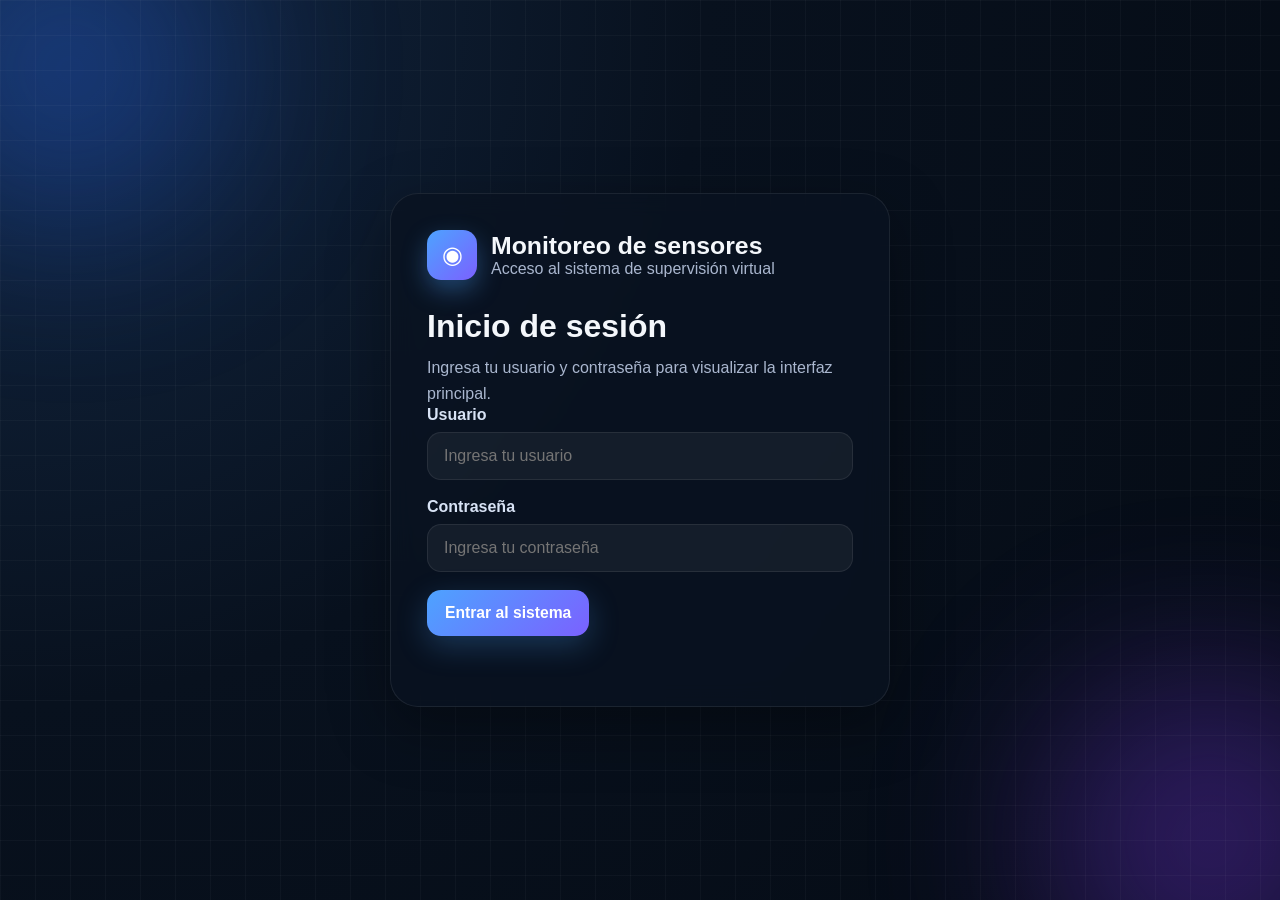
<file: index.html>
<!DOCTYPE html>
<html lang="es">
<head>
  <!-- Configuración básica de la página -->
  <meta charset="UTF-8">
  <meta name="viewport" content="width=device-width, initial-scale=1.0">
  <title>Monitoreo de sensores</title>

  <!-- Enlace al archivo de estilos -->
  <link rel="stylesheet" href="style.css">
</head>
<body>

  <!-- Fondo decorativo -->
  <div class="bg-shape shape-1"></div>
  <div class="bg-shape shape-2"></div>
  <div class="bg-grid"></div>

  <!-- =========================
       PANTALLA DE LOGIN
  ========================== -->
  <section id="loginSection" class="screen active">
    <div class="login-card">

      <!-- Encabezado del login -->
      <div class="brand-box">
        <div class="brand-icon">◉</div>
        <div>
          <h1>Monitoreo de sensores</h1>
          <p>Acceso al sistema de supervisión virtual</p>
        </div>
      </div>

      <h2>Inicio de sesión</h2>
      <p class="login-text">
        Ingresa tu usuario y contraseña para visualizar la interfaz principal.
      </p>

      <!-- Campo de usuario -->
      <div class="input-group">
        <label for="usuario">Usuario</label>
        <input type="text" id="usuario" placeholder="Ingresa tu usuario">
      </div>

      <!-- Campo de contraseña -->
      <div class="input-group">
        <label for="contrasena">Contraseña</label>
        <input type="password" id="contrasena" placeholder="Ingresa tu contraseña">
      </div>

      <!-- Botón para entrar -->
      <button id="btnLogin" class="btn btn-primary">Entrar al sistema</button>

      <!-- Mensaje de error o acceso correcto -->
      <p id="mensajeLogin" class="mensaje-login"></p>
    </div>
  </section>

  <!-- =========================
       PANTALLA PRINCIPAL
  ========================== -->
  <section id="dashboardSection" class="screen">

    <!-- Barra superior -->
    <header class="topbar">
      <div class="brand-box">
        <div class="brand-icon">◉</div>
        <div>
          <h1>Monitoreo de sensores</h1>
          <p>Panel principal con sensores simulados y LEDs virtuales</p>
        </div>
      </div>

      <div class="topbar-right">
        <!-- Hora de última actualización -->
        <div class="time-box">
          <span>Última actualización</span>
          <strong id="horaActual">--:--:--</strong>
        </div>

        <!-- Botón para cerrar sesión -->
        <button id="btnLogout" class="btn btn-outline">Cerrar sesión</button>
      </div>
    </header>

    <main class="dashboard">

      <!-- Panel principal de sensores -->
      <section class="panel">
        <div class="panel-header">
          <h2>Área de monitoreo</h2>
          <span class="status-live">Sistema activo</span>
        </div>

        <!-- Aquí JavaScript genera automáticamente las tarjetas -->
        <div id="cardsGrid" class="cards-grid"></div>

        <!-- Botones de acción -->
        <div class="action-row">
          <button id="btnAleatorio" class="btn btn-primary">Generar valores aleatorios</button>
          <button id="btnReset" class="btn btn-secondary">Restablecer valores</button>
        </div>
      </section>

      <!-- Panel derecho con resumen -->
      <aside class="panel panel-side">
        <div class="panel-header">
          <h2>Resumen del sistema</h2>
        </div>

        <!-- Estado general -->
        <div class="summary-card">
          <p class="summary-label">Resumen del sistema</p>
          <h3 id="estadoGeneral">Operación normal</h3>
          <p id="descripcionGeneral" class="summary-text">
            Todos los sensores se encuentran en rangos adecuados y el sistema opera correctamente.
          </p>
        </div>

        <!-- Tarjetas de resumen -->
        <div class="stats-grid">
          <div class="stat-card">
            <span id="totalSensores" class="stat-number">5</span>
            <p class="stat-label">Total sensores</p>
          </div>

          <div class="stat-card">
            <span id="totalNormales" class="stat-number">5</span>
            <p class="stat-label">Normales</p>
          </div>

          <div class="stat-card">
            <span id="totalAdvertencia" class="stat-number">0</span>
            <p class="stat-label">Advertencia</p>
          </div>

          <div class="stat-card">
            <span id="totalCriticos" class="stat-number">0</span>
            <p class="stat-label">Críticos</p>
          </div>
        </div>

        <!-- Leyenda de colores -->
        <div class="legend-card">
          <h3>Lógica visual de LEDs</h3>
          <div class="legend-item"><span class="mini-led red"></span><p><strong>Rojo:</strong> condición crítica</p></div>
          <div class="legend-item"><span class="mini-led yellow"></span><p><strong>Amarillo:</strong> advertencia</p></div>
          <div class="legend-item"><span class="mini-led green"></span><p><strong>Verde:</strong> condición estable</p></div>
        </div>

        <!-- Reglas de cada sensor -->
        <div class="logic-card">
          <h3>Condiciones aplicadas</h3>
          <ul id="logicList"></ul>
        </div>
      </aside>
    </main>
  </section>

  <!-- Enlace al archivo JavaScript -->
  <script src="script.js"></script>
</body>
</html>
</file>
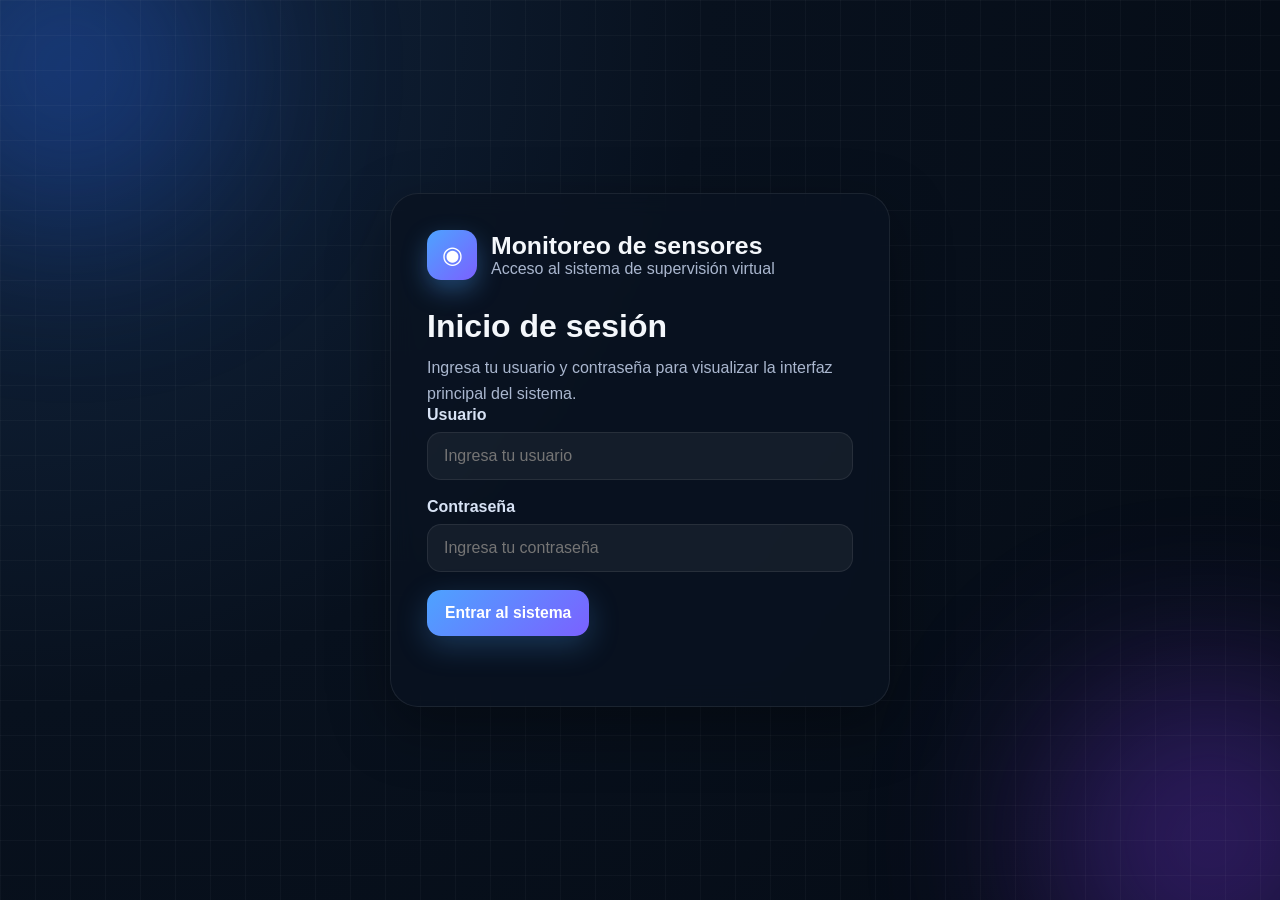
<file: monitoreo_sensores/index.html>
<!DOCTYPE html>
<html lang="es">
<head>
  <!-- Configuración básica -->
  <meta charset="UTF-8">
  <meta name="viewport" content="width=device-width, initial-scale=1.0">
  <title>Monitoreo de sensores</title>

  <!-- Archivo de estilos -->
  <link rel="stylesheet" href="style.css">
</head>
<body>

  <!-- Fondo decorativo -->
  <div class="bg-shape shape-1"></div>
  <div class="bg-shape shape-2"></div>
  <div class="bg-grid"></div>

  <!-- =========================
       PANTALLA DE LOGIN
  ========================== -->
  <section id="loginSection" class="screen active">
    <div class="login-card">

      <!-- Encabezado -->
      <div class="brand-box">
        <div class="brand-icon">◉</div>
        <div>
          <h1>Monitoreo de sensores</h1>
          <p>Acceso al sistema de supervisión virtual</p>
        </div>
      </div>

      <h2>Inicio de sesión</h2>
      <p class="login-text">
        Ingresa tu usuario y contraseña para visualizar la interfaz principal del sistema.
      </p>

      <!-- Campo usuario -->
      <div class="input-group">
        <label for="usuario">Usuario</label>
        <input type="text" id="usuario" placeholder="Ingresa tu usuario">
      </div>

      <!-- Campo contraseña -->
      <div class="input-group">
        <label for="contrasena">Contraseña</label>
        <input type="password" id="contrasena" placeholder="Ingresa tu contraseña">
      </div>

      <!-- Botón login -->
      <button id="btnLogin" class="btn btn-primary">Entrar al sistema</button>

      <!-- Mensaje de acceso -->
      <p id="mensajeLogin" class="mensaje-login"></p>
    </div>
  </section>

  <!-- =========================
       PANTALLA PRINCIPAL
  ========================== -->
  <section id="dashboardSection" class="screen">
    <header class="topbar">
      <div class="brand-box">
        <div class="brand-icon">◉</div>
        <div>
          <h1>Monitoreo de sensores</h1>
          <p>Panel principal con sensores simulados y LEDs virtuales</p>
        </div>
      </div>

      <div class="topbar-right">
        <div class="time-box">
          <span>Última actualización</span>
          <strong id="horaActual">--:--:--</strong>
        </div>

        <button id="btnLogout" class="btn btn-outline">Cerrar sesión</button>
      </div>
    </header>

    <main class="dashboard">
      <!-- Panel principal -->
      <section class="panel">
        <div class="panel-header">
          <h2>Área de monitoreo</h2>
          <span class="status-live">Sistema activo</span>
        </div>

        <!-- Aquí JavaScript crea las tarjetas -->
        <div id="cardsGrid" class="cards-grid"></div>

        <div class="action-row">
          <button id="btnAleatorio" class="btn btn-primary">Generar valores aleatorios</button>
          <button id="btnReset" class="btn btn-secondary">Restablecer valores</button>
        </div>
      </section>

      <!-- Panel lateral -->
      <aside class="panel panel-side">
        <div class="panel-header">
          <h2>Resumen del sistema</h2>
        </div>

        <div class="summary-card">
          <p class="summary-label">Resumen del sistema</p>
          <h3 id="estadoGeneral">Operación normal</h3>
          <p id="descripcionGeneral" class="summary-text">
            Todos los sensores se encuentran en rangos adecuados y el sistema opera correctamente.
          </p>
        </div>

        <div class="stats-grid">
          <div class="stat-card">
            <span id="totalSensores" class="stat-number">5</span>
            <p class="stat-label">Total sensores</p>
          </div>

          <div class="stat-card">
            <span id="totalNormales" class="stat-number">5</span>
            <p class="stat-label">Normales</p>
          </div>

          <div class="stat-card">
            <span id="totalAdvertencia" class="stat-number">0</span>
            <p class="stat-label">Advertencia</p>
          </div>

          <div class="stat-card">
            <span id="totalCriticos" class="stat-number">0</span>
            <p class="stat-label">Críticos</p>
          </div>
        </div>

        <div class="legend-card">
          <h3>Lógica visual de LEDs</h3>
          <div class="legend-item"><span class="mini-led red"></span><p><strong>Rojo:</strong> condición crítica</p></div>
          <div class="legend-item"><span class="mini-led yellow"></span><p><strong>Amarillo:</strong> advertencia</p></div>
          <div class="legend-item"><span class="mini-led green"></span><p><strong>Verde:</strong> condición estable</p></div>
        </div>

        <div class="logic-card">
          <h3>Condiciones aplicadas</h3>
          <ul id="logicList"></ul>
        </div>
      </aside>
    </main>
  </section>

  <!-- Archivo JavaScript -->
  <script src="script.js"></script>
</body>
</html>
</file>
<file: style.css>
/* =========================
   REINICIO GENERAL
========================= */
*{
  margin:0;
  padding:0;
  box-sizing:border-box;
}

/* =========================
   VARIABLES DE COLOR
========================= */
:root{
  --line:rgba(255,255,255,.08);
  --text:#f4f7fb;
  --soft:#aab7cf;
  --p1:#4da3ff;
  --p2:#7b61ff;
  --ok:#22c55e;
  --warn:#facc15;
  --bad:#ef4444;
  --shadow:0 20px 60px rgba(0,0,0,.35);
}

/* =========================
   CUERPO
========================= */
body{
  min-height:100vh;
  font-family:Arial,Helvetica,sans-serif;
  color:var(--text);
  background:radial-gradient(circle at top left,#132844 0%,#08111e 45%,#050b14 100%);
  overflow-x:hidden;
  position:relative;
}

/* =========================
   FONDO DECORATIVO
========================= */
.bg-shape,.bg-grid{
  position:fixed;
  z-index:0;
}

.bg-shape{
  border-radius:50%;
  filter:blur(90px);
  opacity:.35;
}

.shape-1{
  width:320px;
  height:320px;
  background:#2563eb;
  top:-90px;
  left:-90px;
}

.shape-2{
  width:340px;
  height:340px;
  background:#7c3aed;
  right:-100px;
  bottom:-110px;
}

.bg-grid{
  inset:0;
  background-image:
    linear-gradient(rgba(255,255,255,.03) 1px,transparent 1px),
    linear-gradient(90deg,rgba(255,255,255,.03) 1px,transparent 1px);
  background-size:35px 35px;
}

/* =========================
   PANTALLAS
========================= */
.screen{
  display:none;
  position:relative;
  z-index:1;
}

.screen.active{
  display:block;
}

/* =========================
   LOGIN
========================= */
#loginSection.active{
  display:flex;
  min-height:100vh;
  align-items:center;
  justify-content:center;
  padding:30px;
}

/* =========================
   DASHBOARD
========================= */
#dashboardSection{
  min-height:100vh;
  padding:26px;
}

/* =========================
   TARJETAS PRINCIPALES
========================= */
.login-card,.topbar,.panel{
  background:rgba(10,18,33,.78);
  border:1px solid var(--line);
  border-radius:24px;
  box-shadow:var(--shadow);
  backdrop-filter:blur(12px);
}

.login-card{
  width:100%;
  max-width:500px;
  padding:36px;
  border-radius:28px;
}

.topbar{
  display:flex;
  justify-content:space-between;
  align-items:center;
  gap:20px;
  margin-bottom:26px;
  padding:20px 24px;
}

.panel{
  padding:24px;
}

/* =========================
   CAJAS FLEX
========================= */
.brand-box,.topbar-right,.legend-item,.led-info{
  display:flex;
  align-items:center;
  gap:14px;
}

.brand-box{
  margin-bottom:28px;
}

/* =========================
   ICONO PRINCIPAL
========================= */
.brand-icon{
  width:50px;
  height:50px;
  border-radius:14px;
  display:grid;
  place-items:center;
  font-size:24px;
  color:#fff;
  background:linear-gradient(135deg,var(--p1),var(--p2));
  box-shadow:0 10px 25px rgba(77,163,255,.35);
}

.brand-box h1{
  font-size:1.55rem;
}

.brand-box p,.login-text,.summary-text,.logic-card ul,.led-state,.stat-label{
  color:var(--soft);
}

/* =========================
   TEXTOS LOGIN
========================= */
.login-card h2{
  font-size:2rem;
  margin-bottom:10px;
}

.login-text,.summary-text{
  line-height:1.6;
}

/* =========================
   INPUTS
========================= */
.input-group,.control-box{
  margin-bottom:18px;
}

.input-group label,.control-box label,.led-title{
  display:block;
  font-weight:bold;
  margin-bottom:8px;
  color:#d8e3f5;
}

.input-group input,
.control-box input[type="number"]{
  width:100%;
  padding:14px 16px;
  border-radius:14px;
  border:1px solid var(--line);
  background:rgba(255,255,255,.05);
  color:#fff;
  font-size:1rem;
  outline:none;
}

.input-group input:focus,
.control-box input[type="number"]:focus{
  border-color:rgba(77,163,255,.7);
  box-shadow:0 0 0 4px rgba(77,163,255,.12);
}

.control-box input[type="range"]{
  width:100%;
  accent-color:#6ea8ff;
}

.mensaje-login{
  margin-top:14px;
  min-height:20px;
  font-weight:bold;
}

/* =========================
   BOTONES
========================= */
.btn{
  border:0;
  cursor:pointer;
  padding:14px 18px;
  border-radius:14px;
  font-size:.98rem;
  font-weight:bold;
  transition:.25s;
}

.btn:hover{
  transform:translateY(-2px);
}

.btn-primary{
  color:#fff;
  background:linear-gradient(135deg,var(--p1),var(--p2));
  box-shadow:0 10px 30px rgba(77,163,255,.25);
}

.btn-secondary{
  color:#fff;
  background:rgba(255,255,255,.08);
  border:1px solid var(--line);
}

.btn-outline{
  color:#fff;
  background:transparent;
  border:1px solid rgba(255,255,255,.16);
}

/* =========================
   CAJA DE HORA
========================= */
.time-box{
  padding:12px 16px;
  text-align:right;
  border:1px solid var(--line);
  border-radius:16px;
  background:rgba(255,255,255,.04);
}

.time-box span{
  display:block;
  font-size:.82rem;
  color:var(--soft);
  margin-bottom:4px;
}

/* =========================
   ESTRUCTURA PRINCIPAL
========================= */
.dashboard{
  display:grid;
  grid-template-columns:2fr 1fr;
  gap:24px;
}

.panel-header,.card-top{
  display:flex;
  justify-content:space-between;
  align-items:center;
  gap:8px;
}

.panel-header{
  margin-bottom:22px;
}

.panel-header h2{
  font-size:1.4rem;
}

.status-live{
  padding:8px 12px;
  border-radius:999px;
  font-size:.85rem;
  font-weight:bold;
  color:#85f5a7;
  background:rgba(34,197,94,.12);
  border:1px solid rgba(34,197,94,.3);
}

/* =========================
   TARJETAS DE SENSORES
========================= */
.cards-grid{
  display:grid;
  grid-template-columns:repeat(auto-fit,minmax(260px,1fr));
  gap:20px;
}

.sensor-card,.summary-card,.legend-card,.logic-card,.stat-card{
  padding:20px;
  border-radius:20px;
  border:1px solid var(--line);
  background:rgba(255,255,255,.04);
}

.card-top{
  margin-bottom:18px;
}

.card-top h3{
  font-size:1.05rem;
  line-height:1.35;
}

.badge{
  padding:6px 10px;
  border-radius:999px;
  font-size:.78rem;
  white-space:nowrap;
  color:#a9d0ff;
  background:rgba(77,163,255,.14);
  border:1px solid rgba(77,163,255,.35);
}

.badge.secondary{
  color:#c9bbff;
  background:rgba(123,97,255,.14);
  border-color:rgba(123,97,255,.35);
}

.sensor-value{
  font-size:3rem;
  font-weight:bold;
  margin-bottom:18px;
}

.sensor-value small{
  font-size:1.2rem;
  color:var(--soft);
  margin-left:4px;
}

/* =========================
   ÁREA DEL LED
========================= */
.led-info{
  margin-top:18px;
  padding:15px;
  border-radius:18px;
  border:1px solid var(--line);
  background:rgba(255,255,255,.03);
}

.led-state{
  font-size:.94rem;
  line-height:1.4;
}

/* =========================
   LEDS
========================= */
.led,.mini-led{
  border-radius:50%;
  display:inline-block;
}

.led{
  width:28px;
  height:28px;
  background:#444;
  box-shadow:inset 0 0 8px rgba(0,0,0,.5);
}

.led-green,.mini-led.green{
  background:var(--ok);
  box-shadow:0 0 16px var(--ok);
}

.led-yellow,.mini-led.yellow{
  background:var(--warn);
  box-shadow:0 0 16px var(--warn);
}

.led-red,.mini-led.red{
  background:var(--bad);
  box-shadow:0 0 16px var(--bad);
}

.led-off{
  background:#4b5563;
  box-shadow:none;
}

.mini-led{
  width:14px;
  height:14px;
}

/* =========================
   BOTONES DE ACCIÓN
========================= */
.action-row{
  display:flex;
  gap:14px;
  margin-top:22px;
  flex-wrap:wrap;
}

/* =========================
   PANEL DERECHO
========================= */
.panel-side{
  display:flex;
  flex-direction:column;
  gap:18px;
}

.summary-label{
  font-size:.92rem;
  margin-bottom:8px;
  text-transform:uppercase;
  letter-spacing:1px;
}

.summary-card h3{
  font-size:1.9rem;
  margin-bottom:10px;
}

.stats-grid{
  display:grid;
  grid-template-columns:1fr 1fr;
  gap:14px;
}

.stat-card{
  min-height:110px;
  display:flex;
  flex-direction:column;
  justify-content:center;
}

.stat-number{
  font-size:2.2rem;
  font-weight:bold;
  margin-bottom:8px;
}

.legend-card h3,.logic-card h3{
  margin-bottom:14px;
}

.legend-item{
  margin-bottom:12px;
}

.logic-card ul{
  padding-left:20px;
  line-height:1.7;
}

/* =========================
   RESPONSIVE
========================= */
@media (max-width:1100px){
  .dashboard{
    grid-template-columns:1fr;
  }
}

@media (max-width:780px){
  .topbar,.topbar-right{
    flex-direction:column;
    align-items:flex-start;
  }

  .topbar-right,.time-box{
    width:100%;
    text-align:left;
  }

  .login-card{
    padding:28px;
  }

  .sensor-value{
    font-size:2.5rem;
  }

  .stats-grid{
    grid-template-columns:1fr;
  }
}
</file>
<file: monitoreo_sensores/style.css>
/* =========================
   REINICIO GENERAL
========================= */
*{
  margin:0;
  padding:0;
  box-sizing:border-box;
}

/* =========================
   VARIABLES DE COLOR
========================= */
:root{
  --line:rgba(255,255,255,.08);
  --text:#f4f7fb;
  --soft:#aab7cf;
  --p1:#4da3ff;
  --p2:#7b61ff;
  --ok:#22c55e;
  --warn:#facc15;
  --bad:#ef4444;
  --shadow:0 20px 60px rgba(0,0,0,.35);
}

/* =========================
   CUERPO
========================= */
body{
  min-height:100vh;
  font-family:Arial,Helvetica,sans-serif;
  color:var(--text);
  background:radial-gradient(circle at top left,#132844 0%,#08111e 45%,#050b14 100%);
  overflow-x:hidden;
  position:relative;
}

/* =========================
   FONDO DECORATIVO
========================= */
.bg-shape,.bg-grid{
  position:fixed;
  z-index:0;
}

.bg-shape{
  border-radius:50%;
  filter:blur(90px);
  opacity:.35;
}

.shape-1{
  width:320px;
  height:320px;
  background:#2563eb;
  top:-90px;
  left:-90px;
}

.shape-2{
  width:340px;
  height:340px;
  background:#7c3aed;
  right:-100px;
  bottom:-110px;
}

.bg-grid{
  inset:0;
  background-image:
    linear-gradient(rgba(255,255,255,.03) 1px,transparent 1px),
    linear-gradient(90deg,rgba(255,255,255,.03) 1px,transparent 1px);
  background-size:35px 35px;
}

/* =========================
   PANTALLAS
========================= */
.screen{
  display:none;
  position:relative;
  z-index:1;
}

.screen.active{
  display:block;
}

/* =========================
   LOGIN
========================= */
#loginSection.active{
  display:flex;
  min-height:100vh;
  align-items:center;
  justify-content:center;
  padding:30px;
}

/* =========================
   DASHBOARD
========================= */
#dashboardSection{
  min-height:100vh;
  padding:26px;
}

/* =========================
   TARJETAS PRINCIPALES
========================= */
.login-card,.topbar,.panel{
  background:rgba(10,18,33,.78);
  border:1px solid var(--line);
  border-radius:24px;
  box-shadow:var(--shadow);
  backdrop-filter:blur(12px);
}

.login-card{
  width:100%;
  max-width:500px;
  padding:36px;
  border-radius:28px;
}

.topbar{
  display:flex;
  justify-content:space-between;
  align-items:center;
  gap:20px;
  margin-bottom:26px;
  padding:20px 24px;
}

.panel{
  padding:24px;
}

/* =========================
   CAJAS FLEX
========================= */
.brand-box,.topbar-right,.legend-item,.led-info{
  display:flex;
  align-items:center;
  gap:14px;
}

.brand-box{
  margin-bottom:28px;
}

/* =========================
   ICONO PRINCIPAL
========================= */
.brand-icon{
  width:50px;
  height:50px;
  border-radius:14px;
  display:grid;
  place-items:center;
  font-size:24px;
  color:#fff;
  background:linear-gradient(135deg,var(--p1),var(--p2));
  box-shadow:0 10px 25px rgba(77,163,255,.35);
}

.brand-box h1{
  font-size:1.55rem;
}

.brand-box p,.login-text,.summary-text,.logic-card ul,.led-state,.stat-label{
  color:var(--soft);
}

/* =========================
   TEXTOS LOGIN
========================= */
.login-card h2{
  font-size:2rem;
  margin-bottom:10px;
}

.login-text,.summary-text{
  line-height:1.6;
}

/* =========================
   INPUTS
========================= */
.input-group,.control-box{
  margin-bottom:18px;
}

.input-group label,.control-box label,.led-title{
  display:block;
  font-weight:bold;
  margin-bottom:8px;
  color:#d8e3f5;
}

.input-group input,
.control-box input[type="number"]{
  width:100%;
  padding:14px 16px;
  border-radius:14px;
  border:1px solid var(--line);
  background:rgba(255,255,255,.05);
  color:#fff;
  font-size:1rem;
  outline:none;
}

.input-group input:focus,
.control-box input[type="number"]:focus{
  border-color:rgba(77,163,255,.7);
  box-shadow:0 0 0 4px rgba(77,163,255,.12);
}

.control-box input[type="range"]{
  width:100%;
  accent-color:#6ea8ff;
}

.mensaje-login{
  margin-top:14px;
  min-height:20px;
  font-weight:bold;
}

/* =========================
   BOTONES
========================= */
.btn{
  border:0;
  cursor:pointer;
  padding:14px 18px;
  border-radius:14px;
  font-size:.98rem;
  font-weight:bold;
  transition:.25s;
}

.btn:hover{
  transform:translateY(-2px);
}

.btn-primary{
  color:#fff;
  background:linear-gradient(135deg,var(--p1),var(--p2));
  box-shadow:0 10px 30px rgba(77,163,255,.25);
}

.btn-secondary{
  color:#fff;
  background:rgba(255,255,255,.08);
  border:1px solid var(--line);
}

.btn-outline{
  color:#fff;
  background:transparent;
  border:1px solid rgba(255,255,255,.16);
}

/* =========================
   CAJA DE HORA
========================= */
.time-box{
  padding:12px 16px;
  text-align:right;
  border:1px solid var(--line);
  border-radius:16px;
  background:rgba(255,255,255,.04);
}

.time-box span{
  display:block;
  font-size:.82rem;
  color:var(--soft);
  margin-bottom:4px;
}

/* =========================
   ESTRUCTURA PRINCIPAL
========================= */
.dashboard{
  display:grid;
  grid-template-columns:2fr 1fr;
  gap:24px;
}

.panel-header,.card-top{
  display:flex;
  justify-content:space-between;
  align-items:center;
  gap:8px;
}

.panel-header{
  margin-bottom:22px;
}

.panel-header h2{
  font-size:1.4rem;
}

.status-live{
  padding:8px 12px;
  border-radius:999px;
  font-size:.85rem;
  font-weight:bold;
  color:#85f5a7;
  background:rgba(34,197,94,.12);
  border:1px solid rgba(34,197,94,.3);
}

/* =========================
   TARJETAS DE SENSORES
========================= */
.cards-grid{
  display:grid;
  grid-template-columns:repeat(auto-fit,minmax(260px,1fr));
  gap:20px;
}

.sensor-card,.summary-card,.legend-card,.logic-card,.stat-card{
  padding:20px;
  border-radius:20px;
  border:1px solid var(--line);
  background:rgba(255,255,255,.04);
}

.card-top{
  margin-bottom:18px;
}

.card-top h3{
  font-size:1.05rem;
  line-height:1.35;
}

.badge{
  padding:6px 10px;
  border-radius:999px;
  font-size:.78rem;
  white-space:nowrap;
  color:#a9d0ff;
  background:rgba(77,163,255,.14);
  border:1px solid rgba(77,163,255,.35);
}

.badge.secondary{
  color:#c9bbff;
  background:rgba(123,97,255,.14);
  border-color:rgba(123,97,255,.35);
}

.sensor-value{
  font-size:3rem;
  font-weight:bold;
  margin-bottom:18px;
}

.sensor-value small{
  font-size:1.2rem;
  color:var(--soft);
  margin-left:4px;
}

/* =========================
   ÁREA DEL LED
========================= */
.led-info{
  margin-top:18px;
  padding:15px;
  border-radius:18px;
  border:1px solid var(--line);
  background:rgba(255,255,255,.03);
}

.led-state{
  font-size:.94rem;
  line-height:1.4;
}

/* =========================
   LEDS
========================= */
.led,.mini-led{
  border-radius:50%;
  display:inline-block;
}

.led{
  width:28px;
  height:28px;
  background:#444;
  box-shadow:inset 0 0 8px rgba(0,0,0,.5);
}

.led-green,.mini-led.green{
  background:var(--ok);
  box-shadow:0 0 16px var(--ok);
}

.led-yellow,.mini-led.yellow{
  background:var(--warn);
  box-shadow:0 0 16px var(--warn);
}

.led-red,.mini-led.red{
  background:var(--bad);
  box-shadow:0 0 16px var(--bad);
}

.led-off{
  background:#4b5563;
  box-shadow:none;
}

.mini-led{
  width:14px;
  height:14px;
}

/* =========================
   BOTONES DE ACCIÓN
========================= */
.action-row{
  display:flex;
  gap:14px;
  margin-top:22px;
  flex-wrap:wrap;
}

/* =========================
   PANEL DERECHO
========================= */
.panel-side{
  display:flex;
  flex-direction:column;
  gap:18px;
}

.summary-label{
  font-size:.92rem;
  margin-bottom:8px;
  text-transform:uppercase;
  letter-spacing:1px;
}

.summary-card h3{
  font-size:1.9rem;
  margin-bottom:10px;
}

.stats-grid{
  display:grid;
  grid-template-columns:1fr 1fr;
  gap:14px;
}

.stat-card{
  min-height:110px;
  display:flex;
  flex-direction:column;
  justify-content:center;
}

.stat-number{
  font-size:2.2rem;
  font-weight:bold;
  margin-bottom:8px;
}

.legend-card h3,.logic-card h3{
  margin-bottom:14px;
}

.legend-item{
  margin-bottom:12px;
}

.logic-card ul{
  padding-left:20px;
  line-height:1.7;
}

/* =========================
   RESPONSIVE
========================= */
@media (max-width:1100px){
  .dashboard{
    grid-template-columns:1fr;
  }
}

@media (max-width:780px){
  .topbar,.topbar-right{
    flex-direction:column;
    align-items:flex-start;
  }

  .topbar-right,.time-box{
    width:100%;
    text-align:left;
  }

  .login-card{
    padding:28px;
  }

  .sensor-value{
    font-size:2.5rem;
  }

  .stats-grid{
    grid-template-columns:1fr;
  }
}
</file>
